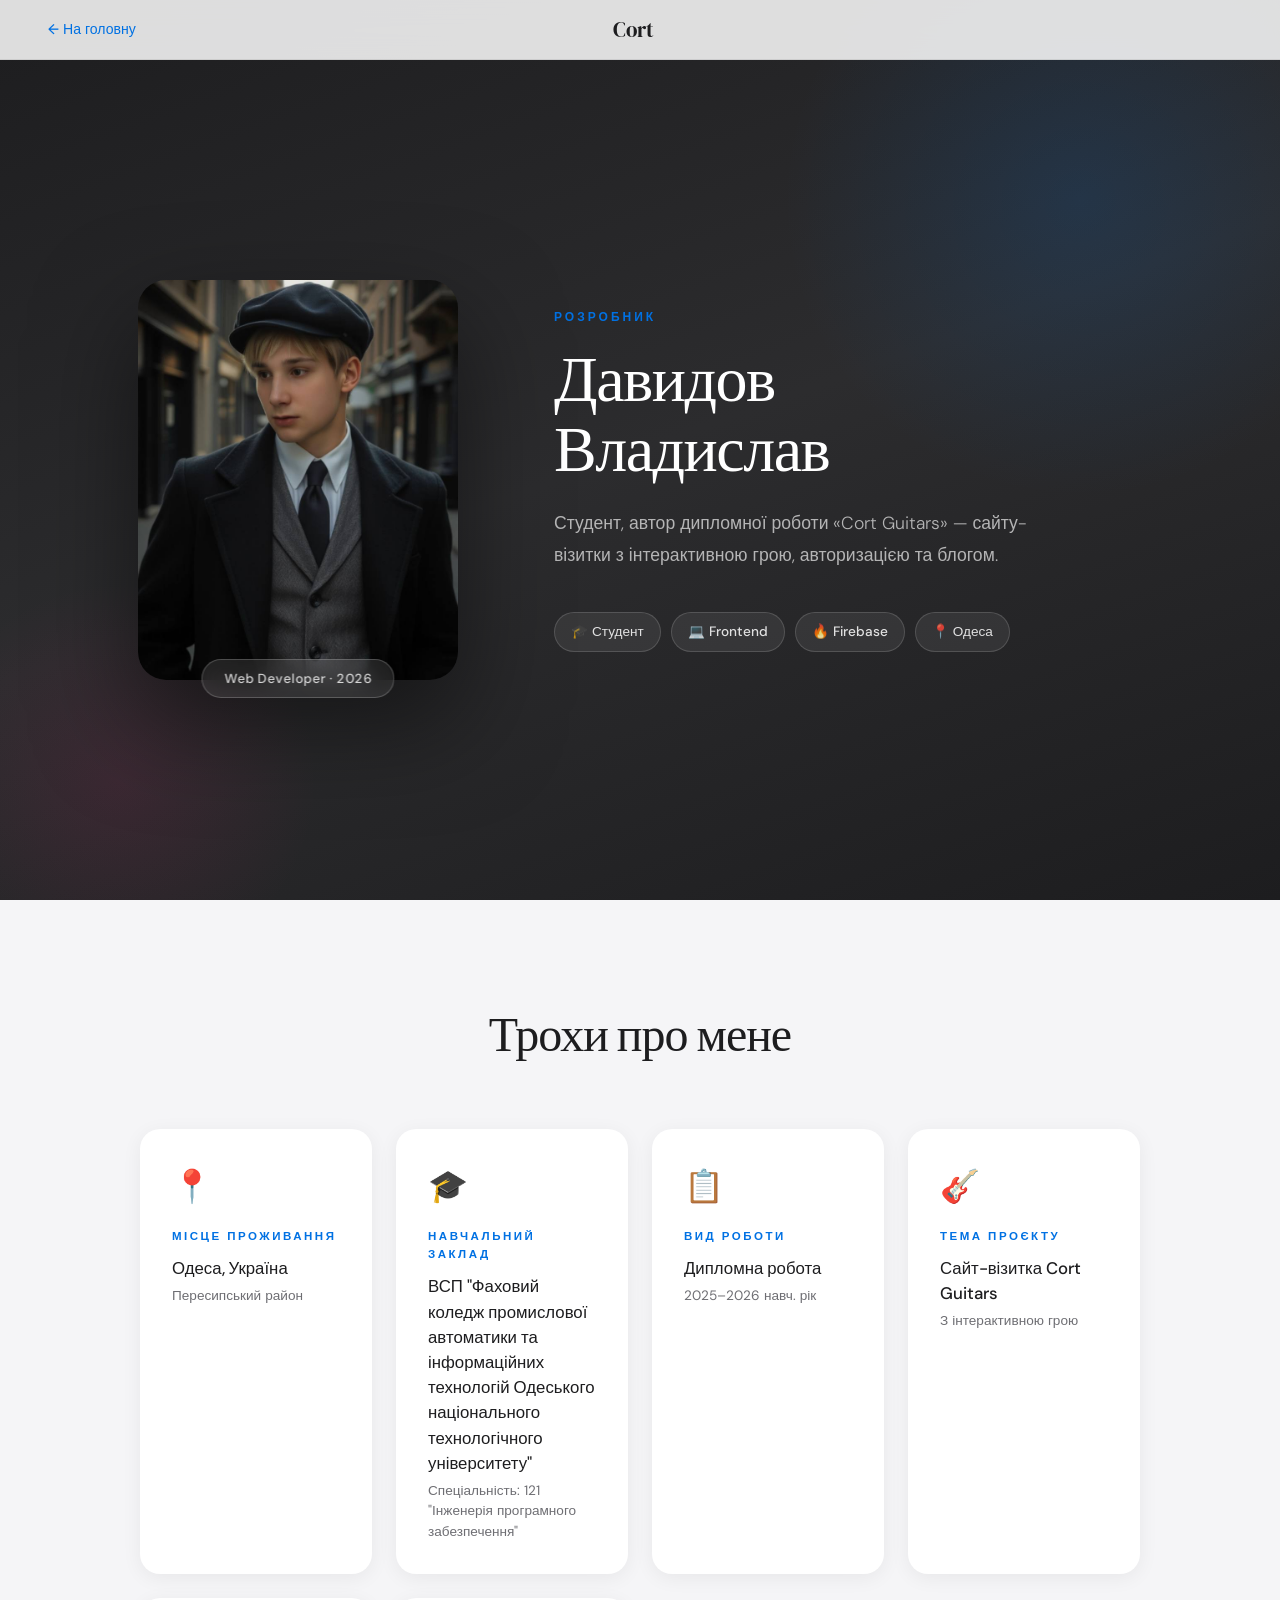
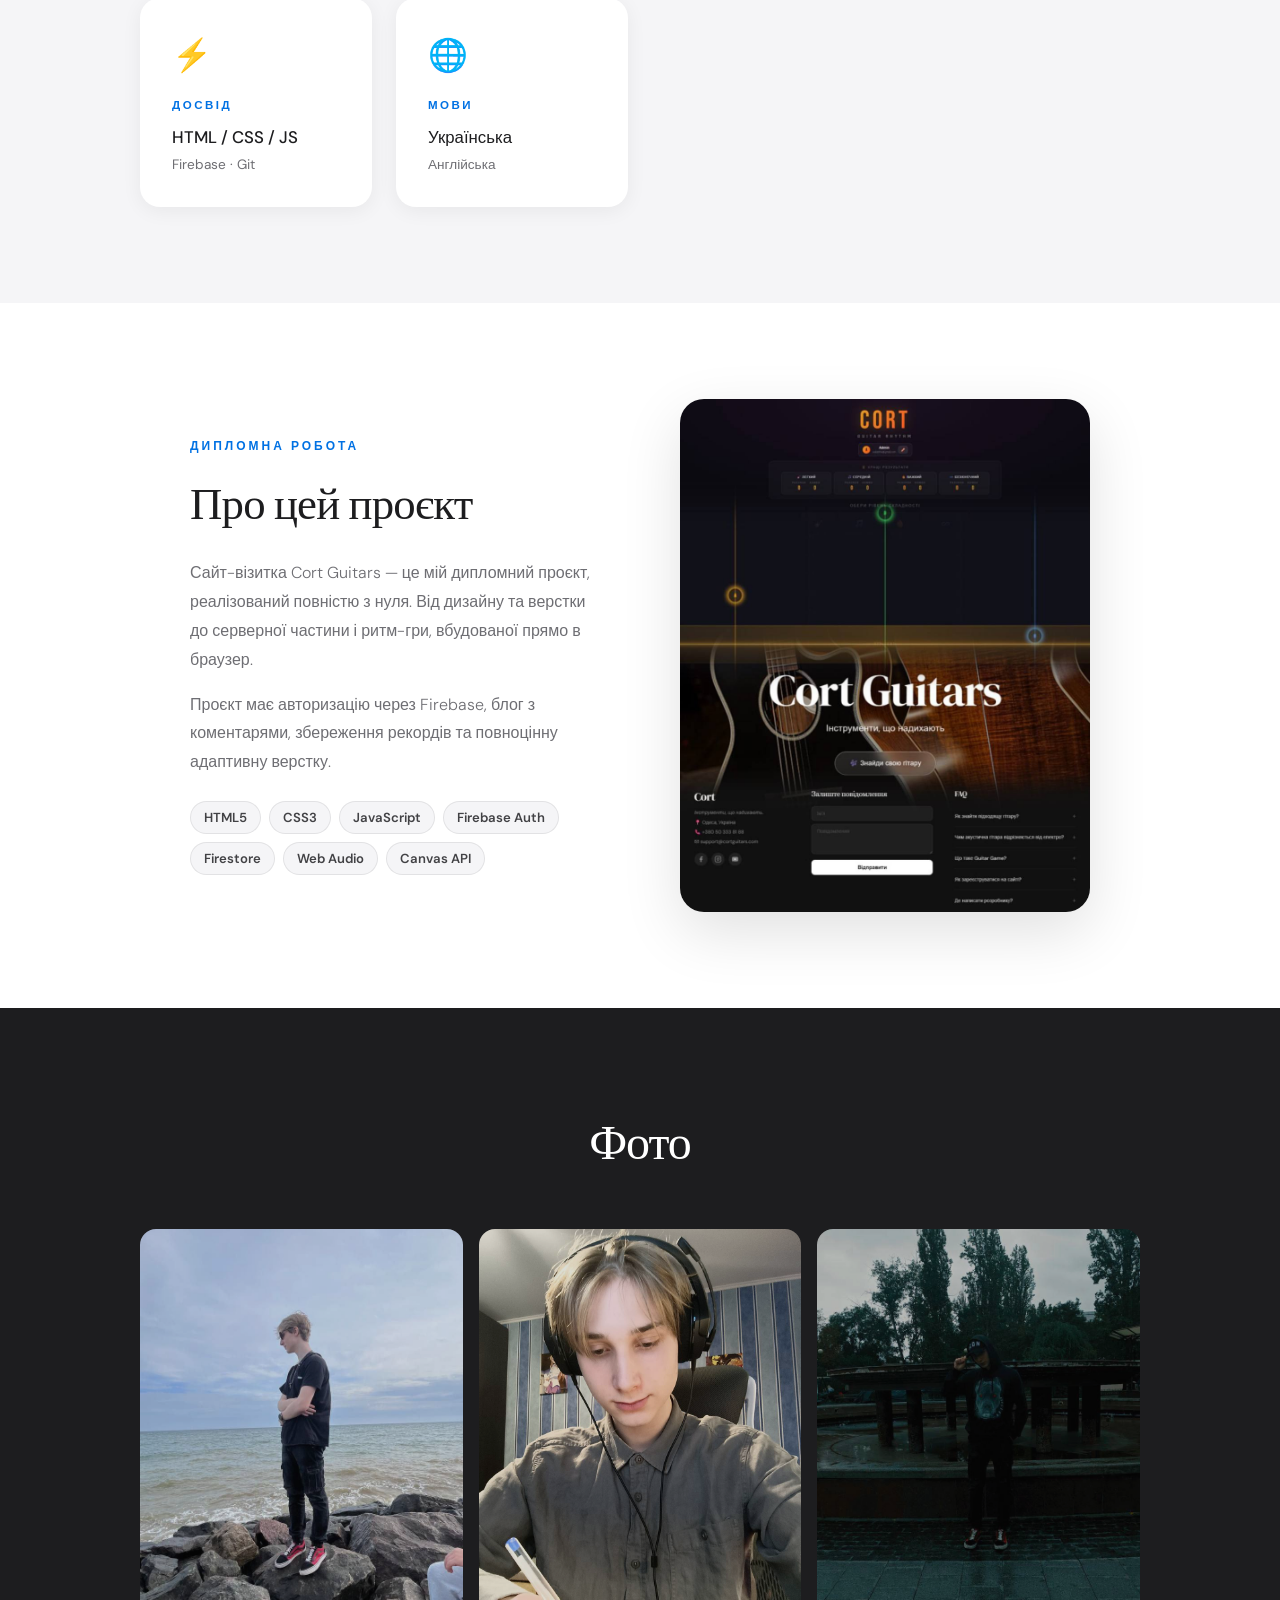
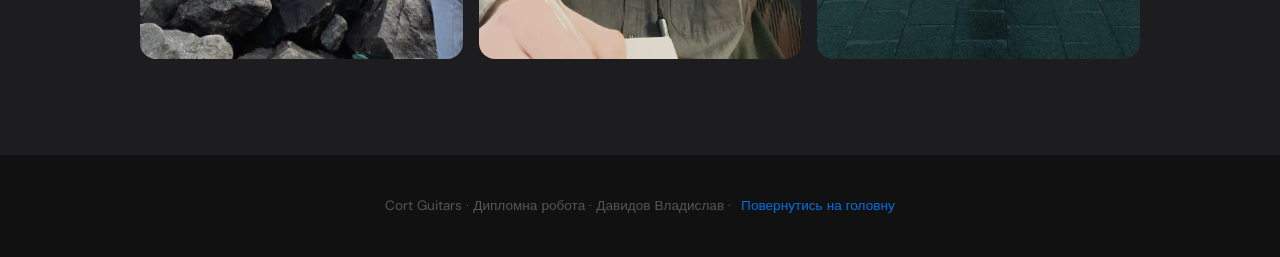
<file: about-developer.html>
<!DOCTYPE html>
<html lang="uk">
<head>
  <meta charset="UTF-8">
  <meta name="viewport" content="width=device-width, initial-scale=1.0, viewport-fit=cover">
  <title>Про розробника — Cort Guitars</title>
  <link rel="preconnect" href="https://fonts.googleapis.com">
  <link href="https://fonts.googleapis.com/css2?family=DM+Sans:wght@300;400;500;600&family=DM+Serif+Display:ital@0;1&display=swap" rel="stylesheet">
  <style>
    :root {
      --font-head: 'DM Serif Display', Georgia, serif;
      --font-body: 'DM Sans', -apple-system, sans-serif;
      --black:  #1d1d1f;
      --gray-1: #424245;
      --gray-2: #6e6e73;
      --gray-bg: #f5f5f7;
      --white:  #ffffff;
      --accent: #0071e3;
    }

    *, *::before, *::after { box-sizing: border-box; margin: 0; padding: 0; }
    html { -webkit-font-smoothing: antialiased; }

    body {
      font-family: var(--font-body);
      color: var(--black);
      background: var(--white);
      line-height: 1.6;
    }

    a { text-decoration: none; color: inherit; }
    img { max-width: 100%; height: auto; display: block; }

    /* ── Navbar ── */
    .dev-nav {
      position: fixed;
      top: 0; left: 0; width: 100%;
      background: rgba(255,255,255,0.85);
      backdrop-filter: blur(20px);
      border-bottom: 1px solid rgba(0,0,0,0.08);
      z-index: 100;
      display: flex;
      align-items: center;
      justify-content: space-between;
      padding: 0 48px;
      height: 60px;
    }

    .dev-nav-logo {
      font-family: var(--font-head);
      font-size: 1.3rem;
      color: var(--black);
    }

    .dev-nav-back {
      display: inline-flex;
      align-items: center;
      gap: 6px;
      font-size: 0.88rem;
      font-weight: 500;
      color: var(--accent);
      transition: opacity 0.2s;
    }

    .dev-nav-back:hover { opacity: 0.75; }

    /* ── Hero ── */
    .dev-hero {
      padding-top: 60px;
      min-height: 100vh;
      background: linear-gradient(160deg, #1d1d1f 0%, #2c2c2e 50%, #1d1d1f 100%);
      color: #fff;
      display: flex;
      align-items: center;
      justify-content: center;
      position: relative;
      overflow: hidden;
    }

    /* Декоративні кола */
    .dev-hero::before {
      content: "";
      position: absolute;
      width: 600px; height: 600px;
      border-radius: 50%;
      background: radial-gradient(circle, rgba(0,113,227,0.15), transparent 70%);
      top: -100px; right: -100px;
      pointer-events: none;
    }

    .dev-hero::after {
      content: "";
      position: absolute;
      width: 400px; height: 400px;
      border-radius: 50%;
      background: radial-gradient(circle, rgba(221,36,118,0.1), transparent 70%);
      bottom: -80px; left: -80px;
      pointer-events: none;
    }

    .dev-hero-inner {
      display: flex;
      align-items: center;
      gap: 6rem;
      max-width: 1100px;
      width: 100%;
      padding: 4rem 3rem;
      position: relative;
      z-index: 1;
    }

    /* Фото */
    .dev-photo-wrap {
      flex-shrink: 0;
      position: relative;
    }

    .dev-photo-main {
      width: 320px;
      height: 400px;
      border-radius: 28px;
      object-fit: cover;
      object-position: top;
      box-shadow: 0 40px 100px rgba(0,0,0,0.5);
    }

    /* Плашка з ім'ям під фото */
    .dev-photo-badge {
      position: absolute;
      bottom: -18px;
      left: 50%;
      transform: translateX(-50%);
      background: rgba(255,255,255,0.1);
      backdrop-filter: blur(12px);
      border: 1px solid rgba(255,255,255,0.2);
      border-radius: 20px;
      padding: 8px 22px;
      white-space: nowrap;
      font-size: 0.82rem;
      font-weight: 500;
      color: rgba(255,255,255,0.8);
      letter-spacing: 0.5px;
    }

    .dev-hero-text { flex: 1; }

    .dev-eyebrow {
      font-size: 0.75rem;
      font-weight: 600;
      letter-spacing: 3px;
      text-transform: uppercase;
      color: var(--accent);
      margin-bottom: 1rem;
      display: block;
    }

    .dev-hero-text h1 {
      font-family: var(--font-head);
      font-size: clamp(2.4rem, 5vw, 4rem);
      font-weight: 400;
      line-height: 1.1;
      letter-spacing: -1.5px;
      margin-bottom: 1.5rem;
    }

    .dev-hero-text .subtitle {
      font-size: 1.1rem;
      color: rgba(255,255,255,0.65);
      font-weight: 300;
      line-height: 1.8;
      margin-bottom: 2.5rem;
      max-width: 480px;
    }

    /* Бейджі */
    .dev-badges {
      display: flex;
      gap: 10px;
      flex-wrap: wrap;
    }

    .dev-badge {
      display: inline-flex;
      align-items: center;
      gap: 6px;
      padding: 8px 16px;
      border-radius: 20px;
      font-size: 0.85rem;
      font-weight: 500;
      border: 1px solid rgba(255,255,255,0.15);
      background: rgba(255,255,255,0.07);
      color: rgba(255,255,255,0.85);
    }

    /* ── Секція фактів ── */
    .dev-facts {
      background: var(--gray-bg);
      padding: 6rem 3rem;
    }

    .dev-facts-inner {
      max-width: 1000px;
      margin: 0 auto;
      text-align: center;
    }

    .dev-facts h2 {
      font-family: var(--font-head);
      font-size: clamp(2rem, 4vw, 3rem);
      font-weight: 400;
      letter-spacing: -1px;
      margin-bottom: 3.5rem;
    }

    .dev-grid {
      display: grid;
      grid-template-columns: repeat(auto-fit, minmax(220px, 1fr));
      gap: 1.5rem;
    }

    .dev-card {
      background: var(--white);
      border-radius: 20px;
      padding: 2rem;
      text-align: left;
      box-shadow: 0 4px 20px rgba(0,0,0,0.06);
      transition: transform 0.3s, box-shadow 0.3s;
    }

    .dev-card:hover {
      transform: translateY(-4px);
      box-shadow: 0 12px 40px rgba(0,0,0,0.1);
    }

    .dev-card-icon { font-size: 2rem; margin-bottom: 1rem; }

    .dev-card h3 {
      font-size: 0.72rem;
      font-weight: 600;
      letter-spacing: 2.5px;
      text-transform: uppercase;
      color: var(--accent);
      margin-bottom: 0.6rem;
    }

    .dev-card p {
      font-size: 1.05rem;
      font-weight: 500;
      color: var(--black);
      line-height: 1.5;
    }

    .dev-card .sub {
      font-size: 0.85rem;
      color: var(--gray-2);
      margin-top: 0.3rem;
      font-weight: 400;
    }

    /* ── Секція "Про проєкт" ── */
    .dev-project {
      background: var(--white);
      padding: 6rem 3rem;
    }

    .dev-project-inner {
      max-width: 900px;
      margin: 0 auto;
      display: grid;
      grid-template-columns: 1fr 1fr;
      gap: 5rem;
      align-items: center;
    }

    .dev-project-text h2 {
      font-family: var(--font-head);
      font-size: clamp(1.8rem, 3.5vw, 2.8rem);
      font-weight: 400;
      letter-spacing: -0.8px;
      margin-bottom: 1.2rem;
    }

    .dev-project-text p {
      color: var(--gray-2);
      line-height: 1.8;
      font-size: 1rem;
      font-weight: 300;
      margin-bottom: 1rem;
    }

    /* Стек технологій */
    .tech-stack {
      display: flex;
      flex-wrap: wrap;
      gap: 8px;
      margin-top: 1.5rem;
    }

    .tech-tag {
      padding: 5px 13px;
      border-radius: 20px;
      background: var(--gray-bg);
      font-size: 0.82rem;
      font-weight: 600;
      color: var(--gray-1);
      border: 1px solid rgba(0,0,0,0.08);
    }

    .dev-project-photo {
      border-radius: 24px;
      overflow: hidden;
      box-shadow: 0 20px 60px rgba(0,0,0,0.12);
      aspect-ratio: 4/5;
    }

    .dev-project-photo img {
      width: 100%;
      height: 100%;
      object-fit: cover;
    }

    /* ── Галерея фото ── */
    .dev-gallery {
      background: var(--black);
      padding: 6rem 3rem;
    }

    .dev-gallery h2 {
      font-family: var(--font-head);
      font-size: clamp(2rem, 4vw, 3rem);
      font-weight: 400;
      letter-spacing: -1px;
      color: #fff;
      text-align: center;
      margin-bottom: 3rem;
    }

    .dev-gallery-grid {
      display: grid;
      grid-template-columns: repeat(3, 1fr);
      gap: 1rem;
      max-width: 1000px;
      margin: 0 auto;
    }

    .dev-gallery-grid img {
      border-radius: 16px;
      aspect-ratio: 3/4;
      object-fit: cover;
      width: 100%;
      transition: transform 0.4s, opacity 0.4s;
      opacity: 0.85;
    }

    .dev-gallery-grid img:hover {
      transform: scale(1.03);
      opacity: 1;
    }

    /* Плейсхолдер для відсутніх фото */
    .photo-placeholder {
      border-radius: 16px;
      aspect-ratio: 3/4;
      background: rgba(255,255,255,0.05);
      border: 1px dashed rgba(255,255,255,0.15);
      display: flex;
      flex-direction: column;
      align-items: center;
      justify-content: center;
      gap: 8px;
      color: rgba(255,255,255,0.3);
      font-size: 0.85rem;
    }

    .photo-placeholder .ph-icon { font-size: 2rem; }

    /* ── Footer ── */
    .dev-footer {
      background: #111;
      color: #555;
      text-align: center;
      padding: 2.5rem;
      font-size: 0.85rem;
    }

    .dev-footer a {
      color: var(--accent);
      margin-left: 6px;
    }

    /* ── Адаптив ── */
    @media (max-width: 900px) {
      .dev-hero-inner {
        flex-direction: column;
        text-align: center;
        gap: 3rem;
        padding: 3rem 2rem;
      }
      .dev-photo-main { width: 240px; height: 300px; }
      .dev-badges { justify-content: center; }
      .dev-hero-text .subtitle { margin: 0 auto 2rem; }

      .dev-project-inner { grid-template-columns: 1fr; gap: 2.5rem; }
      .dev-project-photo { aspect-ratio: 16/9; }

      .dev-gallery-grid { grid-template-columns: repeat(2, 1fr); }
    }

    @media (max-width: 600px) {
      .dev-nav { padding: 0 20px; }
      .dev-nav-logo { font-size: 1.1rem; }
      .dev-facts { padding: 4rem 1.5rem; }
      .dev-project { padding: 4rem 1.5rem; }
      .dev-gallery { padding: 4rem 1.5rem; }
      .dev-gallery-grid { grid-template-columns: 1fr 1fr; gap: 0.75rem; }
    }
  </style>
</head>
<body>

<!-- Навігація -->
<nav class="dev-nav">
  <a href="index.html" class="dev-nav-back">← На головну</a>
  <span class="dev-nav-logo">Cort</span>
  <span style="width: 100px;"></span><!-- балансер -->
</nav>

<!-- ══════════════════════════════════════════
     HERO
     ══════════════════════════════════════════ -->
<section class="dev-hero">
  <div class="dev-hero-inner">

    <div class="dev-photo-wrap">
      <img
        src="images/developer-main.jpg"
        alt="Ваше фото"
        class="dev-photo-main"
        onerror="this.style.background='#2c2c2e'; this.style.minHeight='400px';"
      >
      <div class="dev-photo-badge">Web Developer · 2026</div>
    </div>

    <div class="dev-hero-text">
      <span class="dev-eyebrow">Розробник</span>

      <h1>Давидов<br>Владислав</h1>

      <p class="subtitle">
        Студент, автор дипломної роботи «Cort Guitars» — сайту-візитки з інтерактивною грою, авторизацією та блогом.
      </p>

      <div class="dev-badges">
        <span class="dev-badge">🎓 Студент</span>
        <span class="dev-badge">💻 Frontend</span>
        <span class="dev-badge">🔥 Firebase</span>
        <span class="dev-badge">📍 Одеса</span>
      </div>
    </div>

  </div>
</section>

<!-- ══════════════════════════════════════════
     ФАКТИ / КАРТКИ
     ══════════════════════════════════════════ -->
<section class="dev-facts">
  <div class="dev-facts-inner">
    <h2>Трохи про мене</h2>

    <div class="dev-grid">

      <div class="dev-card">
        <div class="dev-card-icon">📍</div>
        <h3>Місце проживання</h3>
        <p>Одеса, Україна</p>
        <p class="sub">Пересипський район</p>
      </div>

      <div class="dev-card">
        <div class="dev-card-icon">🎓</div>
        <h3>Навчальний заклад</h3>
        <p>ВСП "Фаховий коледж промислової автоматики та інформаційних технологій Одеського національного технологічного університету"</p>
        <p class="sub">Спеціальність: 121 "Інженерія програмного забезпечення"</p>
      </div>

      <div class="dev-card">
        <div class="dev-card-icon">📋</div>
        <h3>Вид роботи</h3>
        <p>Дипломна робота</p>
        <p class="sub">2025–2026 навч. рік</p>
      </div>

      <div class="dev-card">
        <div class="dev-card-icon">🎸</div>
        <h3>Тема проєкту</h3>
        <p>Сайт-візитка Cort Guitars</p>
        <p class="sub">З інтерактивною грою</p>
      </div>

      <div class="dev-card">
        <div class="dev-card-icon">⚡</div>
        <h3>Досвід</h3>
        <!-- Заміни на свій -->
        <p>HTML / CSS / JS</p>
        <p class="sub">Firebase · Git</p>
      </div>

      <div class="dev-card">
        <div class="dev-card-icon">🌐</div>
        <h3>Мови</h3>
        <!-- Заміни на свої -->
        <p>Українська</p>
        <p class="sub">Англійська</p>
      </div>

    </div>
  </div>
</section>

<!-- ══════════════════════════════════════════
     ПРО ПРОЄКТ
     ══════════════════════════════════════════ -->
<section class="dev-project">
  <div class="dev-project-inner">

    <div class="dev-project-text">
      <span style="font-size:0.75rem;font-weight:600;letter-spacing:3px;text-transform:uppercase;color:var(--accent);margin-bottom:0.8rem;display:block;">Дипломна робота</span>
      <h2>Про цей проєкт</h2>


      <p>
        Сайт-візитка Cort Guitars — це мій дипломний проєкт, реалізований повністю з нуля.
        Від дизайну та верстки до серверної частини і ритм-гри, вбудованої прямо в браузер.
      </p>
      <p>
        Проєкт має авторизацію через Firebase, блог з коментарями,
        збереження рекордів та повноцінну адаптивну верстку.
      </p>

      <div class="tech-stack">
        <span class="tech-tag">HTML5</span>
        <span class="tech-tag">CSS3</span>
        <span class="tech-tag">JavaScript</span>
        <span class="tech-tag">Firebase Auth</span>
        <span class="tech-tag">Firestore</span>
        <span class="tech-tag">Web Audio</span>
        <span class="tech-tag">Canvas API</span>
      </div>
    </div>

    <div class="dev-project-photo">
      <!-- Заміни на фото проєкту або ще одне своє фото -->
      <img
        src="images/developer-project.jpg"
        alt="Скріншот проєкту"
        onerror="this.parentElement.style.background='#f5f5f7'; this.style.display='none';"
      >
    </div>

  </div>
</section>

<!-- ══════════════════════════════════════════
     ГАЛЕРЕЯ ФОТО
     ══════════════════════════════════════════ -->
<section class="dev-gallery">
  <h2>Фото</h2>

  <div class="dev-gallery-grid">
    <!-- Заміни src на свої фотографії -->

    <img src="images/developer-photo1.jpg" alt="Фото 1"
         onerror="this.outerHTML='<div class=&quot;photo-placeholder&quot;><span class=&quot;ph-icon&quot;>📷</span><span>Додай фото</span></div>'">

    <img src="images/developer-photo2.jpg" alt="Фото 2"
         onerror="this.outerHTML='<div class=&quot;photo-placeholder&quot;><span class=&quot;ph-icon&quot;>📷</span><span>Додай фото</span></div>'">

    <img src="images/developer-photo3.jpg" alt="Фото 3"
         onerror="this.outerHTML='<div class=&quot;photo-placeholder&quot;><span class=&quot;ph-icon&quot;>📷</span><span>Додай фото</span></div>'">

  </div>
</section>

<!-- Footer -->
<div class="dev-footer">
  Cort Guitars · Дипломна робота · Давидов Владислав ·
  <a href="index.html">Повернутись на головну</a>
</div>

</body>
</html>
</file>
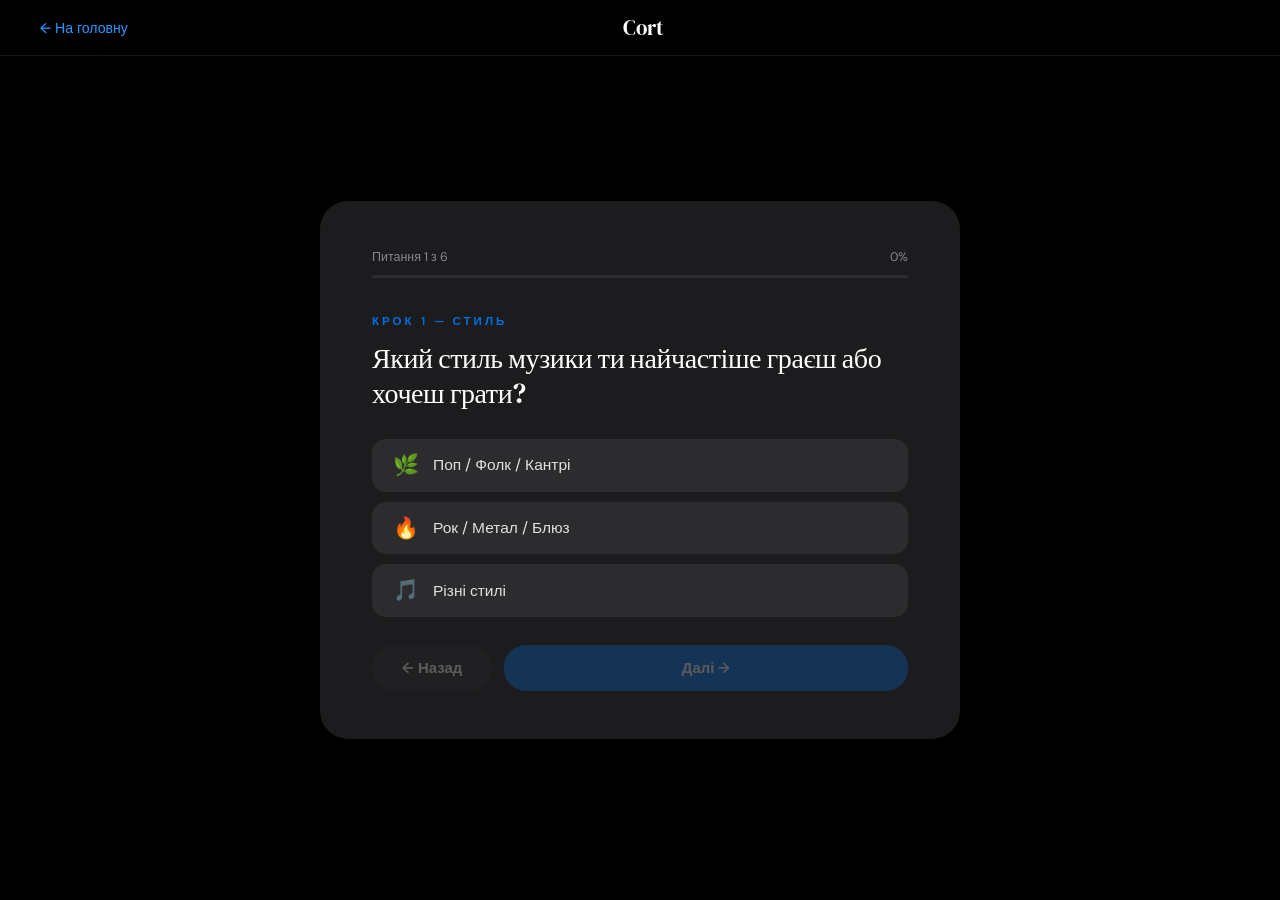
<file: guitar-quiz.html>
<!DOCTYPE html>
<html lang="uk">
<head>
  <meta charset="UTF-8">
  <meta name="viewport" content="width=device-width, initial-scale=1.0">
  <title>Знайди свою гітару — Cort</title>
  <link rel="preconnect" href="https://fonts.googleapis.com">
  <link href="https://fonts.googleapis.com/css2?family=DM+Sans:wght@300;400;500;600&family=DM+Serif+Display&display=swap" rel="stylesheet">
  <style>
    *, *::before, *::after { box-sizing: border-box; margin: 0; padding: 0; }
    html { -webkit-font-smoothing: antialiased; }
    body { font-family: 'DM Sans', -apple-system, sans-serif; background: #000; color: #fff; min-height: 100vh; display: flex; flex-direction: column; }
    a { text-decoration: none; color: inherit; }

    .qnav { position: fixed; top: 0; left: 0; width: 100%; background: rgba(0,0,0,0.85); backdrop-filter: blur(20px); border-bottom: 1px solid rgba(255,255,255,0.08); z-index: 100; display: flex; align-items: center; justify-content: space-between; padding: 0 40px; height: 56px; }
    .qnav-logo { font-family: 'DM Serif Display', serif; font-size: 1.3rem; }
    .qnav-back { display: flex; align-items: center; gap: 6px; color: #2997ff; font-size: 0.88rem; font-weight: 500; }
    .qnav-back:hover { opacity: 0.8; }

    .quiz-wrap { flex: 1; display: flex; align-items: center; justify-content: center; padding: 80px 20px 40px; }

    .quiz-card { width: 100%; max-width: 640px; background: #1c1c1e; border-radius: 28px; padding: 48px 52px; box-shadow: 0 40px 100px rgba(0,0,0,0.7); }

    .prog-meta { display: flex; justify-content: space-between; font-size: 0.78rem; color: #86868b; margin-bottom: 10px; }
    .prog-track { height: 3px; background: #2c2c2e; border-radius: 3px; margin-bottom: 36px; overflow: hidden; }
    .prog-fill { height: 100%; background: #0071e3; border-radius: 3px; width: 0%; transition: width 0.45s ease; }

    .q-eyebrow { display: block; font-size: 0.72rem; font-weight: 600; letter-spacing: 3px; text-transform: uppercase; color: #0071e3; margin-bottom: 12px; }
    .q-text { font-family: 'DM Serif Display', serif; font-size: 1.75rem; line-height: 1.25; letter-spacing: -0.4px; color: #fff; margin-bottom: 28px; }

    .opts { display: flex; flex-direction: column; gap: 10px; }
    .opt { display: flex; align-items: center; gap: 14px; width: 100%; padding: 15px 20px; background: #2c2c2e; border: 1.5px solid transparent; border-radius: 14px; color: #e0e0e0; font-size: 0.97rem; font-family: 'DM Sans', sans-serif; cursor: pointer; text-align: left; transition: background 0.2s, border-color 0.2s, transform 0.15s; }
    .opt:hover { background: #3a3a3c; border-color: rgba(41,151,255,0.4); transform: translateX(4px); }
    .opt.sel { background: rgba(0,113,227,0.18); border-color: #0071e3; color: #fff; }
    .opt-icon { font-size: 1.3rem; flex-shrink: 0; line-height: 1; }

    .nav-row { display: flex; gap: 12px; margin-top: 28px; }
    .qbtn { padding: 13px 30px; border-radius: 22px; font-size: 0.93rem; font-weight: 600; font-family: 'DM Sans', sans-serif; cursor: pointer; border: none; transition: transform 0.15s, opacity 0.2s; }
    .qbtn:hover:not(:disabled) { transform: scale(1.04); }
    .qbtn:active:not(:disabled) { transform: scale(0.97); }
    .qbtn:disabled { opacity: 0.28; cursor: not-allowed; }
    .qbtn-back { background: #2c2c2e; color: #fff; }
    .qbtn-next { background: #0071e3; color: #fff; flex: 1; }

    .result { text-align: center; }
    .result-emoji { font-size: 3.5rem; display: block; margin-bottom: 16px; }
    .result-title { font-family: 'DM Serif Display', serif; font-size: 2.4rem; letter-spacing: -1px; margin-bottom: 12px; }
    .result-title.acoustic { color: #d4a853; }
    .result-title.electric  { color: #2997ff; }
    .result-title.both      { color: #32d74b; }
    .result-desc { color: #86868b; font-size: 0.97rem; line-height: 1.75; font-weight: 300; margin-bottom: 24px; }

    .score-row { display: flex; gap: 14px; margin-bottom: 24px; }
    .score-col { flex: 1; }
    .score-lbl { font-size: 0.76rem; color: #86868b; margin-bottom: 7px; text-transform: uppercase; letter-spacing: 1px; }
    .score-track { height: 5px; background: #2c2c2e; border-radius: 5px; overflow: hidden; }
    .score-bar { height: 100%; border-radius: 5px; transition: width 0.9s 0.2s ease; }
    .score-bar.a { background: #d4a853; }
    .score-bar.e { background: #2997ff; }

    .models-box { background: #2c2c2e; border-radius: 16px; padding: 20px 24px; text-align: left; margin-bottom: 24px; }
    .models-label { font-size: 0.7rem; font-weight: 600; letter-spacing: 3px; text-transform: uppercase; color: #0071e3; margin-bottom: 14px; display: block; }
    .model-row { display: flex; align-items: center; gap: 12px; padding: 10px 0; border-bottom: 1px solid rgba(255,255,255,0.06); }
    .model-row:last-child { border-bottom: none; }
    .model-icon { font-size: 1.3rem; }
    .model-name { font-size: 0.93rem; font-weight: 500; }
    .model-sub  { font-size: 0.78rem; color: #86868b; margin-top: 2px; }

    .result-btns { display: flex; gap: 12px; flex-wrap: wrap; justify-content: center; }
    .rbtn { padding: 13px 26px; border-radius: 22px; font-size: 0.92rem; font-weight: 600; font-family: 'DM Sans', sans-serif; cursor: pointer; border: none; transition: transform 0.15s; }
    .rbtn:hover { transform: scale(1.04); }
    .rbtn-primary   { background: #0071e3; color: #fff; }
    .rbtn-secondary { background: #3a3a3c; color: #fff; }

    @media (max-width: 600px) {
      .qnav { padding: 0 20px; }
      .quiz-wrap { padding: 72px 14px 32px; }
      .quiz-card { padding: 32px 22px; border-radius: 22px; }
      .q-text { font-size: 1.4rem; }
      .qbtn { padding: 12px 16px; font-size: 0.88rem; }
      .result-title { font-size: 1.9rem; }
    }
  </style>
</head>
<body>

<nav class="qnav">
  <a href="index.html" class="qnav-back">&#8592; На головну</a>
  <span class="qnav-logo">Cort</span>
  <span style="width:80px"></span>
</nav>

<div class="quiz-wrap">
  <div class="quiz-card" id="quizCard">

    <div class="prog-meta">
      <span id="lblStep">Питання 1 з 6</span>
      <span id="lblPct">0%</span>
    </div>
    <div class="prog-track">
      <div class="prog-fill" id="progFill"></div>
    </div>

    <div id="viewQ">
      <span class="q-eyebrow" id="eyebrow"></span>
      <p class="q-text" id="qtext"></p>
      <div class="opts" id="opts"></div>
      <div class="nav-row">
        <button class="qbtn qbtn-back" id="btnBack" type="button">&#8592; Назад</button>
        <button class="qbtn qbtn-next" id="btnNext" type="button" disabled>Далі &#8594;</button>
      </div>
    </div>

    <div id="viewR" style="display:none;"></div>
  </div>
</div>

<script>
"use strict";

var QS = [
  { ey:"Крок 1 — Стиль", tx:"Який стиль музики ти найчастіше граєш або хочеш грати?",
    opts:[{ic:"🌿",lb:"Поп / Фолк / Кантрі",a:1,e:0},{ic:"🔥",lb:"Рок / Метал / Блюз",a:0,e:1},{ic:"🎵",lb:"Різні стилі",a:1,e:1}]},
  { ey:"Крок 2 — Мета", tx:"Де ти плануєш грати на гітарі?",
    opts:[{ic:"🏠",lb:"Вдома, для себе",a:1,e:1},{ic:"🎤",lb:"На сцені / у групі",a:0,e:1},{ic:"🌍",lb:"На вулиці / у подорожах",a:1,e:0}]},
  { ey:"Крок 3 — Досвід", tx:"Який у тебе рівень гри на гітарі?",
    opts:[{ic:"🌱",lb:"Новачок",a:1,e:0},{ic:"🎸",lb:"Середній рівень",a:1,e:1},{ic:"⚡",lb:"Професіонал",a:0,e:1}]},
  { ey:"Крок 4 — Бюджет", tx:"Скільки ти готовий витратити на гітару?",
    opts:[{ic:"💵",lb:"До $300",a:1,e:0},{ic:"💴",lb:"$300 – $800",a:1,e:1},{ic:"💎",lb:"$800 і більше",a:0,e:1}]},
  { ey:"Крок 5 — Звучання", tx:"Що для тебе важливіше в гітарі?",
    opts:[{ic:"🌊",lb:"М'яке, натуральне звучання та акорди",a:1,e:0},{ic:"🔊",lb:"Гучний звук, ефекти, драйв",a:0,e:1}]},
  { ey:"Крок 6 — Зручність", tx:"Де ти будеш зберігати та носити гітару?",
    opts:[{ic:"🎒",lb:"Хочу легко переносити, без підсилювача",a:1,e:0},{ic:"🏠",lb:"Є місце вдома, маю або планую підсилювач",a:0,e:1}]}
];

var AM = [
  {ic:"🎸",nm:"Gold-Passion",   sb:"Преміальна серія, ялина + mahogany"},
  {ic:"🎸",nm:"Essence-OC4",    sb:"Торрефікована ялина, Fishman preamp"},
  {ic:"🎸",nm:"AD810 Standart", sb:"Доступна класика для початківців"}
];
var EM = [
  {ic:"⚡",nm:"Storm X1",       sb:"Humbucker, корпус mahogany"},
  {ic:"⚡",nm:"Manson Classic",  sb:"Ретро-дизайн, широкий діапазон тонів"},
  {ic:"⚡",nm:"G110-BKS",        sb:"Преміум серія, матовий чорний"}
];

var step  = 0;
var picks = [];
for (var pi = 0; pi < QS.length; pi++) picks.push(null);

function draw() {
  var q   = QS[step];
  var tot = QS.length;
  var pct = Math.round((step / tot) * 100);

  document.getElementById("lblStep").textContent  = "Питання " + (step+1) + " з " + tot;
  document.getElementById("lblPct").textContent   = pct + "%";
  document.getElementById("progFill").style.width = pct + "%";
  document.getElementById("eyebrow").textContent  = q.ey;
  document.getElementById("qtext").textContent    = q.tx;

  var box = document.getElementById("opts");
  box.innerHTML = "";

  for (var i = 0; i < q.opts.length; i++) {
    (function(idx) {
      var o   = q.opts[idx];
      var btn = document.createElement("button");
      btn.type      = "button";
      btn.className = "opt" + (picks[step] === idx ? " sel" : "");

      var ic = document.createElement("span");
      ic.className   = "opt-icon";
      ic.textContent = o.ic;

      var lb = document.createElement("span");
      lb.textContent = o.lb;

      btn.appendChild(ic);
      btn.appendChild(lb);

      btn.addEventListener("click", function() {
        picks[step] = idx;
        draw();
      });

      box.appendChild(btn);
    })(i);
  }

  document.getElementById("btnBack").disabled = (step === 0);
  document.getElementById("btnNext").disabled = (picks[step] === null);
  document.getElementById("btnNext").textContent = (step === tot - 1) ? "Результат 🎉" : "Далі →";
}

document.getElementById("btnBack").addEventListener("click", function() {
  if (step > 0) { step--; draw(); }
});

document.getElementById("btnNext").addEventListener("click", function() {
  if (picks[step] === null) return;
  if (step < QS.length - 1) { step++; draw(); }
  else showResult();
});

function showResult() {
  var sa = 0, se = 0;
  for (var i = 0; i < QS.length; i++) {
    if (picks[i] !== null) { sa += QS[i].opts[picks[i]].a; se += QS[i].opts[picks[i]].e; }
  }

  document.getElementById("lblStep").textContent  = "Результат";
  document.getElementById("lblPct").textContent   = "100%";
  document.getElementById("progFill").style.width = "100%";
  document.getElementById("viewQ").style.display  = "none";

  var type, emoji, title, desc, models, link;
  if (sa > se) {
    type="acoustic"; emoji="🎸"; title="Акустична гітара";
    desc="Виходячи з твоїх відповідей, акустична гітара — ідеальний вибір. Вона не потребує підсилювача, зручна вдома та в подорожах і ідеально підходить для твого стилю.";
    models=AM; link="index.html#section1";
  } else if (se > sa) {
    type="electric"; emoji="⚡"; title="Електрогітара";
    desc="Твій стиль і цілі вказують на електрогітару. З підсилювачем ти отримаєш потужне звучання, нескінченні ефекти та ідеальний інструмент для сцени.";
    models=EM; link="index.html#electric-guitars";
  } else {
    type="both"; emoji="🎵"; title="Обидві підійдуть!";
    desc="Твої відповіді розподілились порівну. Обидва типи гітар тобі підходять — орієнтуйся на стиль та бюджет.";
    models=[AM[0],AM[1],EM[0],EM[1]]; link="index.html#section1";
  }

  var tot2 = sa + se || 1;
  var aPct = Math.round((sa/tot2)*100);
  var ePct = Math.round((se/tot2)*100);

  var mh = "";
  for (var j = 0; j < models.length; j++) {
    mh += '<div class="model-row"><span class="model-icon">'+models[j].ic+'</span><div><div class="model-name">'+models[j].nm+'</div><div class="model-sub">'+models[j].sb+'</div></div></div>';
  }

  var rv = document.getElementById("viewR");
  rv.style.display = "block";
  rv.innerHTML =
    '<div class="result">'+
    '<span class="result-emoji">'+emoji+'</span>'+
    '<div class="result-title '+type+'">'+title+'</div>'+
    '<p class="result-desc">'+desc+'</p>'+
    '<div class="score-row">'+
      '<div class="score-col"><div class="score-lbl">Акустика</div><div class="score-track"><div class="score-bar a" id="sba" style="width:0%"></div></div></div>'+
      '<div class="score-col"><div class="score-lbl">Електро</div><div class="score-track"><div class="score-bar e" id="sbe" style="width:0%"></div></div></div>'+
    '</div>'+
    '<div class="models-box"><span class="models-label">Рекомендовані моделі</span>'+mh+'</div>'+
    '<div class="result-btns">'+
      '<button class="rbtn rbtn-primary" onclick="location.href=\''+link+'\'">Переглянути гітари &#8594;</button>'+
      '<button class="rbtn rbtn-secondary" onclick="restartQuiz()">Пройти ще раз</button>'+
    '</div>'+
    '</div>';

  setTimeout(function() {
    var a = document.getElementById("sba"), e = document.getElementById("sbe");
    if (a) a.style.width = aPct+"%";
    if (e) e.style.width = ePct+"%";
  }, 80);
}

function restartQuiz() {
  step = 0;
  picks = [];
  for (var ri = 0; ri < QS.length; ri++) picks.push(null);
  document.getElementById("viewQ").style.display = "block";
  document.getElementById("viewR").style.display = "none";
  document.getElementById("viewR").innerHTML = "";
  draw();
}

document.addEventListener("DOMContentLoaded", function() { draw(); });
</script>

</body>
</html>
</file>
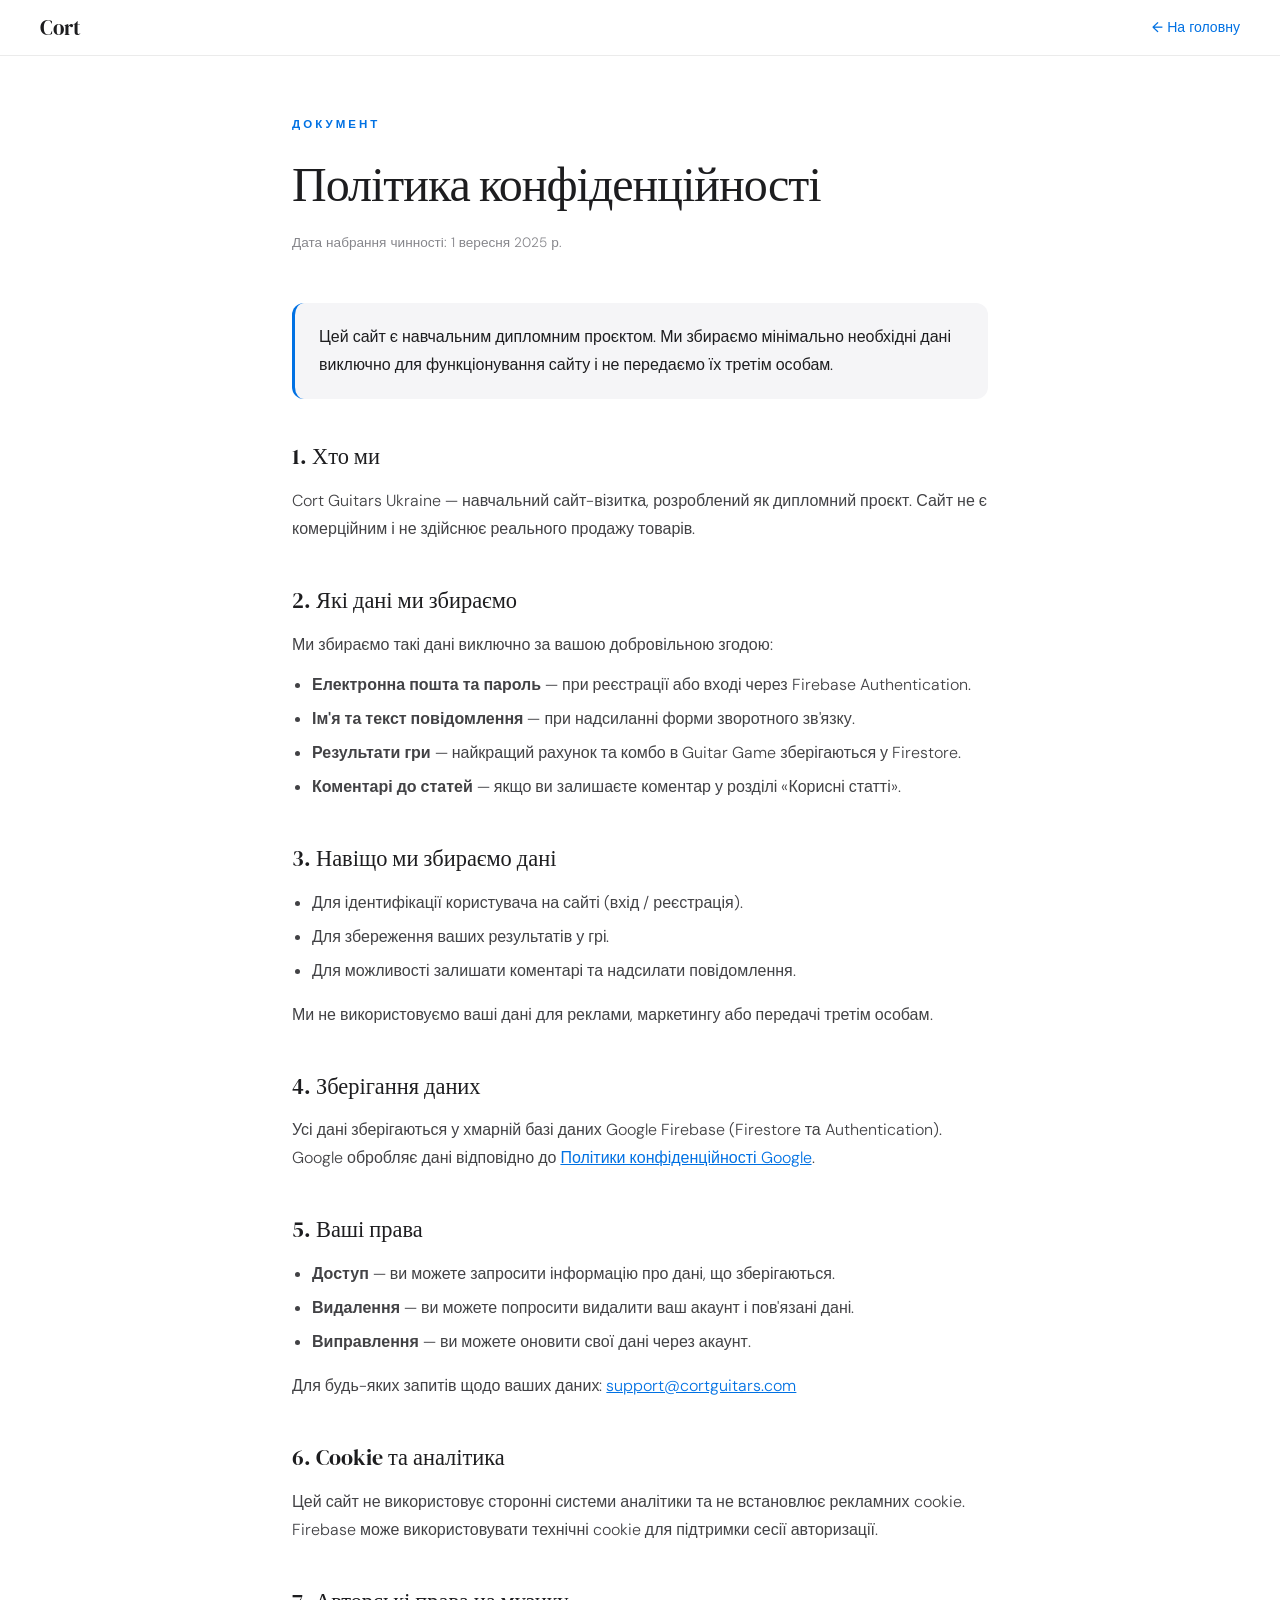
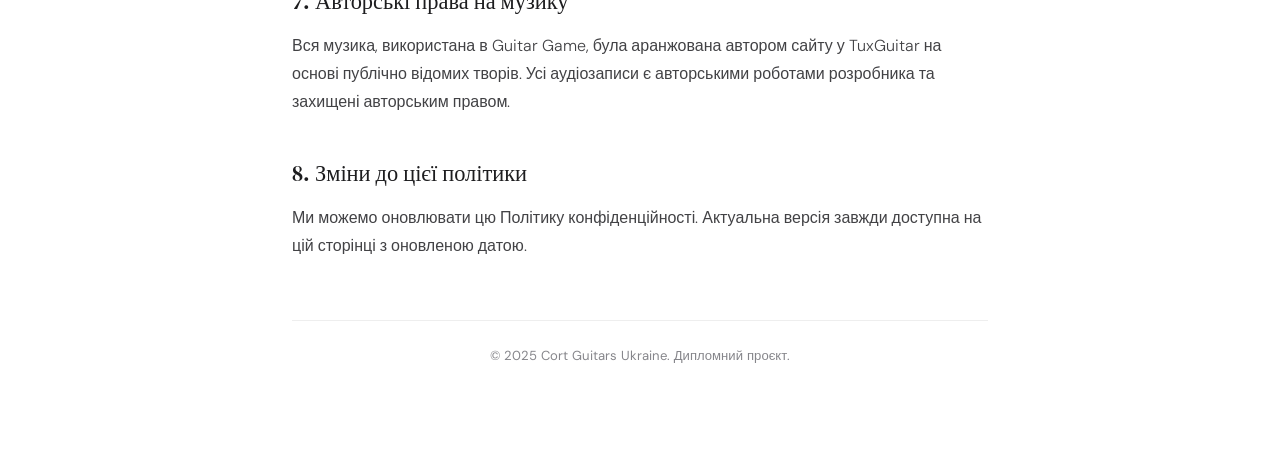
<file: privacy.html>
<!DOCTYPE html>
<html lang="uk">
<head>
  <meta charset="UTF-8">
  <meta name="viewport" content="width=device-width, initial-scale=1.0">
  <title>Політика конфіденційності — Cort Guitars</title>
  <link href="https://fonts.googleapis.com/css2?family=DM+Sans:wght@300;400;500;600&family=DM+Serif+Display&display=swap" rel="stylesheet">
  <style>
    *, *::before, *::after { box-sizing: border-box; margin: 0; padding: 0; }
    body { font-family: 'DM Sans', -apple-system, sans-serif; background: #fff; color: #1d1d1f; line-height: 1.6; }
    a { color: #0071e3; }
    .topbar {
      position: sticky; top: 0;
      background: rgba(255,255,255,0.88); backdrop-filter: blur(20px);
      border-bottom: 1px solid rgba(0,0,0,0.08);
      display: flex; align-items: center; justify-content: space-between;
      padding: 0 40px; height: 56px; z-index: 10;
    }
    .topbar-logo { font-family: 'DM Serif Display', serif; font-size: 1.3rem; color: #1d1d1f; text-decoration: none; }
    .topbar-back { font-size: 0.88rem; font-weight: 500; color: #0071e3; text-decoration: none; }
    .topbar-back:hover { opacity: 0.75; }
    .page { max-width: 760px; margin: 0 auto; padding: 60px 32px 100px; }
    .page-eyebrow { font-size: 0.72rem; font-weight: 600; letter-spacing: 3px; text-transform: uppercase; color: #0071e3; margin-bottom: 12px; display: block; }
    h1 { font-family: 'DM Serif Display', serif; font-size: clamp(2rem, 5vw, 3rem); font-weight: 400; letter-spacing: -1px; margin-bottom: 8px; }
    .page-date { font-size: 0.85rem; color: #86868b; margin-bottom: 48px; }
    h2 { font-family: 'DM Serif Display', serif; font-size: 1.4rem; font-weight: 400; margin: 40px 0 12px; color: #1d1d1f; }
    p, li { font-size: 1rem; color: #424245; line-height: 1.75; font-weight: 300; margin-bottom: 12px; }
    ul { padding-left: 20px; margin-bottom: 16px; }
    li { margin-bottom: 6px; }
    .highlight { background: #f5f5f7; border-radius: 12px; padding: 20px 24px; margin: 24px 0; border-left: 3px solid #0071e3; }
    .highlight p { margin: 0; color: #1d1d1f; }
    footer-note { display: block; font-size: 0.82rem; color: #86868b; text-align: center; margin-top: 60px; padding-top: 24px; border-top: 1px solid #eee; }
    @media (max-width: 600px) { .topbar { padding: 0 20px; } .page { padding: 40px 20px 80px; } }
  </style>
</head>
<body>

<div class="topbar">
  <a href="index.html" class="topbar-logo">Cort</a>
  <a href="index.html" class="topbar-back">&#8592; На головну</a>
</div>

<div class="page">
  <span class="page-eyebrow">Документ</span>
  <h1>Політика конфіденційності</h1>
  <p class="page-date">Дата набрання чинності: 1 вересня 2025 р.</p>

  <div class="highlight">
    <p>Цей сайт є навчальним дипломним проєктом. Ми збираємо мінімально необхідні дані виключно для функціонування сайту і не передаємо їх третім особам.</p>
  </div>

  <h2>1. Хто ми</h2>
  <p>Cort Guitars Ukraine — навчальний сайт-візитка, розроблений як дипломний проєкт. Сайт не є комерційним і не здійснює реального продажу товарів.</p>

  <h2>2. Які дані ми збираємо</h2>
  <p>Ми збираємо такі дані виключно за вашою добровільною згодою:</p>
  <ul>
    <li><strong>Електронна пошта та пароль</strong> — при реєстрації або вході через Firebase Authentication.</li>
    <li><strong>Ім'я та текст повідомлення</strong> — при надсиланні форми зворотного зв'язку.</li>
    <li><strong>Результати гри</strong> — найкращий рахунок та комбо в Guitar Game зберігаються у Firestore.</li>
    <li><strong>Коментарі до статей</strong> — якщо ви залишаєте коментар у розділі «Корисні статті».</li>
  </ul>

  <h2>3. Навіщо ми збираємо дані</h2>
  <ul>
    <li>Для ідентифікації користувача на сайті (вхід / реєстрація).</li>
    <li>Для збереження ваших результатів у грі.</li>
    <li>Для можливості залишати коментарі та надсилати повідомлення.</li>
  </ul>
  <p>Ми не використовуємо ваші дані для реклами, маркетингу або передачі третім особам.</p>

  <h2>4. Зберігання даних</h2>
  <p>Усі дані зберігаються у хмарній базі даних Google Firebase (Firestore та Authentication). Google обробляє дані відповідно до <a href="https://policies.google.com/privacy" target="_blank">Політики конфіденційності Google</a>.</p>

  <h2>5. Ваші права</h2>
  <ul>
    <li><strong>Доступ</strong> — ви можете запросити інформацію про дані, що зберігаються.</li>
    <li><strong>Видалення</strong> — ви можете попросити видалити ваш акаунт і пов'язані дані.</li>
    <li><strong>Виправлення</strong> — ви можете оновити свої дані через акаунт.</li>
  </ul>
  <p>Для будь-яких запитів щодо ваших даних: <a href="mailto:support@cortguitars.com">support@cortguitars.com</a></p>

  <h2>6. Cookie та аналітика</h2>
  <p>Цей сайт не використовує сторонні системи аналітики та не встановлює рекламних cookie. Firebase може використовувати технічні cookie для підтримки сесії авторизації.</p>

  <h2>7. Авторські права на музику</h2>
  <p>Вся музика, використана в Guitar Game, була аранжована автором сайту у TuxGuitar на основі публічно відомих творів. Усі аудіозаписи є авторськими роботами розробника та захищені авторським правом.</p>

  <h2>8. Зміни до цієї політики</h2>
  <p>Ми можемо оновлювати цю Політику конфіденційності. Актуальна версія завжди доступна на цій сторінці з оновленою датою.</p>

  <footer-note>© 2025 Cort Guitars Ukraine. Дипломний проєкт.</footer-note>
</div>

</body>
</html>
</file>
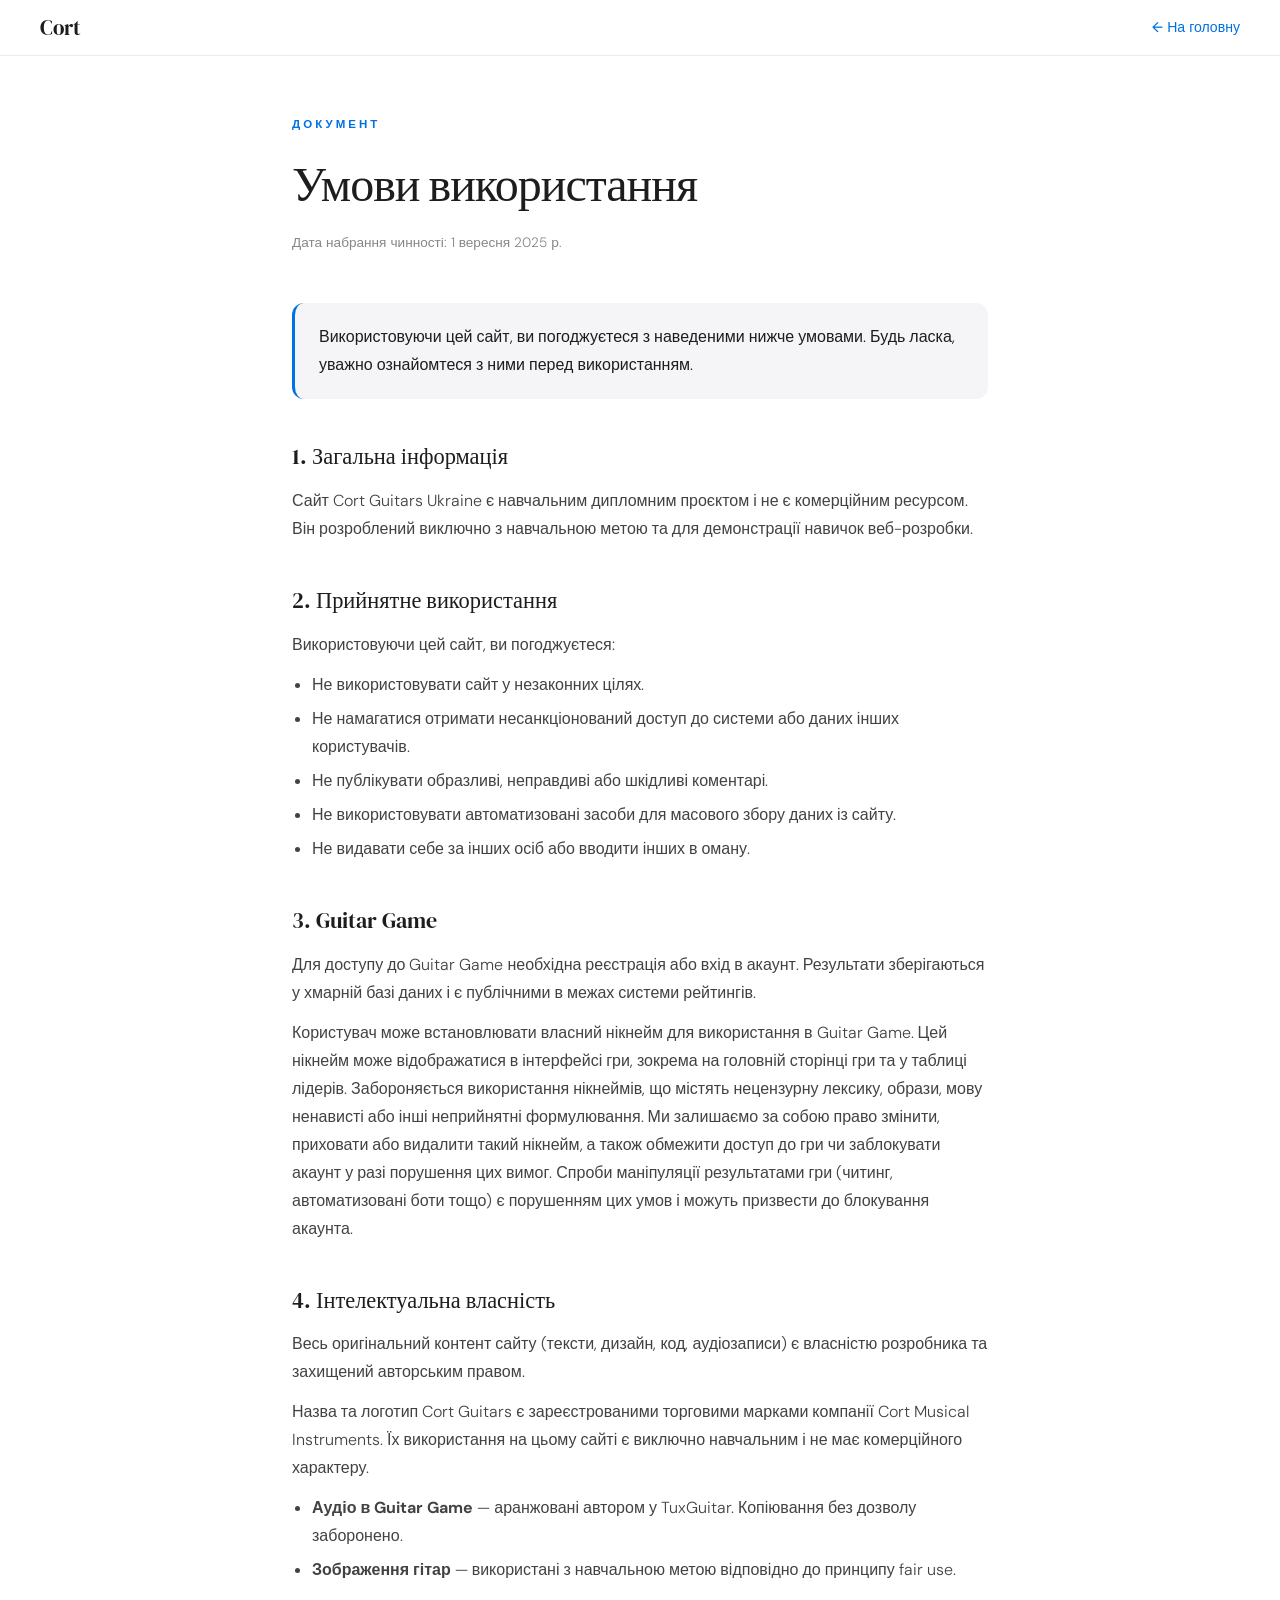
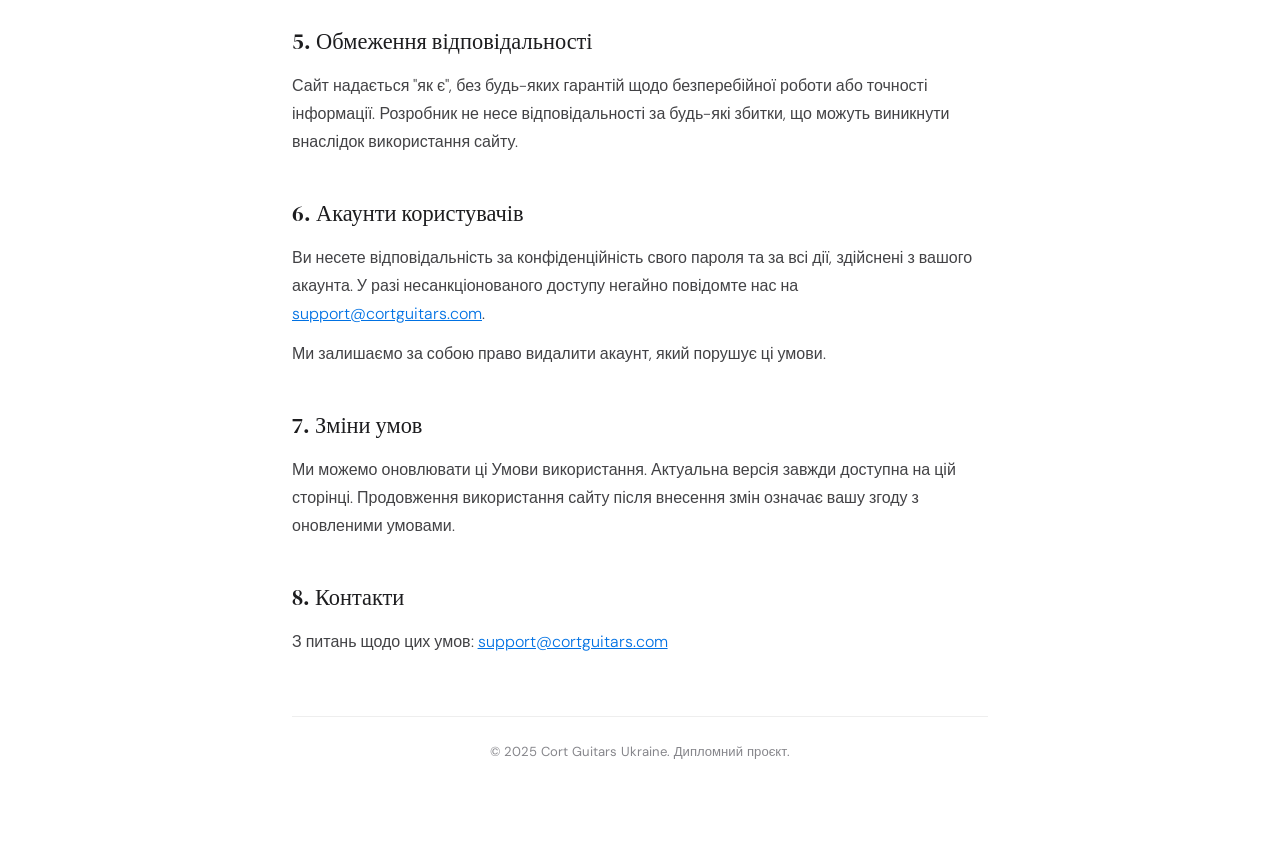
<file: terms.html>
<!DOCTYPE html>
<html lang="uk">
<head>
  <meta charset="UTF-8">
  <meta name="viewport" content="width=device-width, initial-scale=1.0">
  <title>Умови використання — Cort Guitars</title>
  <link href="https://fonts.googleapis.com/css2?family=DM+Sans:wght@300;400;500;600&family=DM+Serif+Display&display=swap" rel="stylesheet">
  <style>
    *, *::before, *::after { box-sizing: border-box; margin: 0; padding: 0; }
    body { font-family: 'DM Sans', -apple-system, sans-serif; background: #fff; color: #1d1d1f; line-height: 1.6; }
    a { color: #0071e3; }
    .topbar {
      position: sticky; top: 0;
      background: rgba(255,255,255,0.88); backdrop-filter: blur(20px);
      border-bottom: 1px solid rgba(0,0,0,0.08);
      display: flex; align-items: center; justify-content: space-between;
      padding: 0 40px; height: 56px; z-index: 10;
    }
    .topbar-logo { font-family: 'DM Serif Display', serif; font-size: 1.3rem; color: #1d1d1f; text-decoration: none; }
    .topbar-back { font-size: 0.88rem; font-weight: 500; color: #0071e3; text-decoration: none; }
    .topbar-back:hover { opacity: 0.75; }
    .page { max-width: 760px; margin: 0 auto; padding: 60px 32px 100px; }
    .page-eyebrow { font-size: 0.72rem; font-weight: 600; letter-spacing: 3px; text-transform: uppercase; color: #0071e3; margin-bottom: 12px; display: block; }
    h1 { font-family: 'DM Serif Display', serif; font-size: clamp(2rem, 5vw, 3rem); font-weight: 400; letter-spacing: -1px; margin-bottom: 8px; }
    .page-date { font-size: 0.85rem; color: #86868b; margin-bottom: 48px; }
    h2 { font-family: 'DM Serif Display', serif; font-size: 1.4rem; font-weight: 400; margin: 40px 0 12px; color: #1d1d1f; }
    p, li { font-size: 1rem; color: #424245; line-height: 1.75; font-weight: 300; margin-bottom: 12px; }
    ul { padding-left: 20px; margin-bottom: 16px; }
    li { margin-bottom: 6px; }
    .highlight { background: #f5f5f7; border-radius: 12px; padding: 20px 24px; margin: 24px 0; border-left: 3px solid #0071e3; }
    .highlight p { margin: 0; color: #1d1d1f; }
    footer-note { display: block; font-size: 0.82rem; color: #86868b; text-align: center; margin-top: 60px; padding-top: 24px; border-top: 1px solid #eee; }
    @media (max-width: 600px) { .topbar { padding: 0 20px; } .page { padding: 40px 20px 80px; } }
  </style>
</head>
<body>

<div class="topbar">
  <a href="index.html" class="topbar-logo">Cort</a>
  <a href="index.html" class="topbar-back">&#8592; На головну</a>
</div>

<div class="page">
  <span class="page-eyebrow">Документ</span>
  <h1>Умови використання</h1>
  <p class="page-date">Дата набрання чинності: 1 вересня 2025 р.</p>

  <div class="highlight">
    <p>Використовуючи цей сайт, ви погоджуєтеся з наведеними нижче умовами. Будь ласка, уважно ознайомтеся з ними перед використанням.</p>
  </div>

  <h2>1. Загальна інформація</h2>
  <p>Сайт Cort Guitars Ukraine є навчальним дипломним проєктом і не є комерційним ресурсом. Він розроблений виключно з навчальною метою та для демонстрації навичок веб-розробки.</p>

  <h2>2. Прийнятне використання</h2>
  <p>Використовуючи цей сайт, ви погоджуєтеся:</p>
  <ul>
    <li>Не використовувати сайт у незаконних цілях.</li>
    <li>Не намагатися отримати несанкціонований доступ до системи або даних інших користувачів.</li>
    <li>Не публікувати образливі, неправдиві або шкідливі коментарі.</li>
    <li>Не використовувати автоматизовані засоби для масового збору даних із сайту.</li>
    <li>Не видавати себе за інших осіб або вводити інших в оману.</li>
  </ul>

  <h2>3. Guitar Game</h2>
  <p>Для доступу до Guitar Game необхідна реєстрація або вхід в акаунт. Результати зберігаються у хмарній базі даних і є публічними в межах системи рейтингів.</p>
  <p>Користувач може встановлювати власний нікнейм для використання в Guitar Game. Цей нікнейм може відображатися в інтерфейсі гри, зокрема на головній сторінці гри та у таблиці лідерів. Забороняється використання нікнеймів, що містять нецензурну лексику, образи, мову ненависті або інші неприйнятні формулювання. Ми залишаємо за собою право змінити, приховати або видалити такий нікнейм, а також обмежити доступ до гри чи заблокувати акаунт у разі порушення цих вимог. Спроби маніпуляції результатами гри (читинг, автоматизовані боти тощо) є порушенням цих умов і можуть призвести до блокування акаунта.</p>

  <h2>4. Інтелектуальна власність</h2>
  <p>Весь оригінальний контент сайту (тексти, дизайн, код, аудіозаписи) є власністю розробника та захищений авторським правом.</p>
  <p>Назва та логотип Cort Guitars є зареєстрованими торговими марками компанії Cort Musical Instruments. Їх використання на цьому сайті є виключно навчальним і не має комерційного характеру.</p>
  <ul>
    <li><strong>Аудіо в Guitar Game</strong> — аранжовані автором у TuxGuitar. Копіювання без дозволу заборонено.</li>
    <li><strong>Зображення гітар</strong> — використані з навчальною метою відповідно до принципу fair use.</li>
  </ul>

  <h2>5. Обмеження відповідальності</h2>
  <p>Сайт надається "як є", без будь-яких гарантій щодо безперебійної роботи або точності інформації. Розробник не несе відповідальності за будь-які збитки, що можуть виникнути внаслідок використання сайту.</p>

  <h2>6. Акаунти користувачів</h2>
  <p>Ви несете відповідальність за конфіденційність свого пароля та за всі дії, здійснені з вашого акаунта. У разі несанкціонованого доступу негайно повідомте нас на <a href="mailto:support@cortguitars.com">support@cortguitars.com</a>.</p>
  <p>Ми залишаємо за собою право видалити акаунт, який порушує ці умови.</p>

  <h2>7. Зміни умов</h2>
  <p>Ми можемо оновлювати ці Умови використання. Актуальна версія завжди доступна на цій сторінці. Продовження використання сайту після внесення змін означає вашу згоду з оновленими умовами.</p>

  <h2>8. Контакти</h2>
  <p>З питань щодо цих умов: <a href="mailto:support@cortguitars.com">support@cortguitars.com</a></p>

  <footer-note>© 2025 Cort Guitars Ukraine. Дипломний проєкт.</footer-note>
</div>

</body>
</html>
</file>
